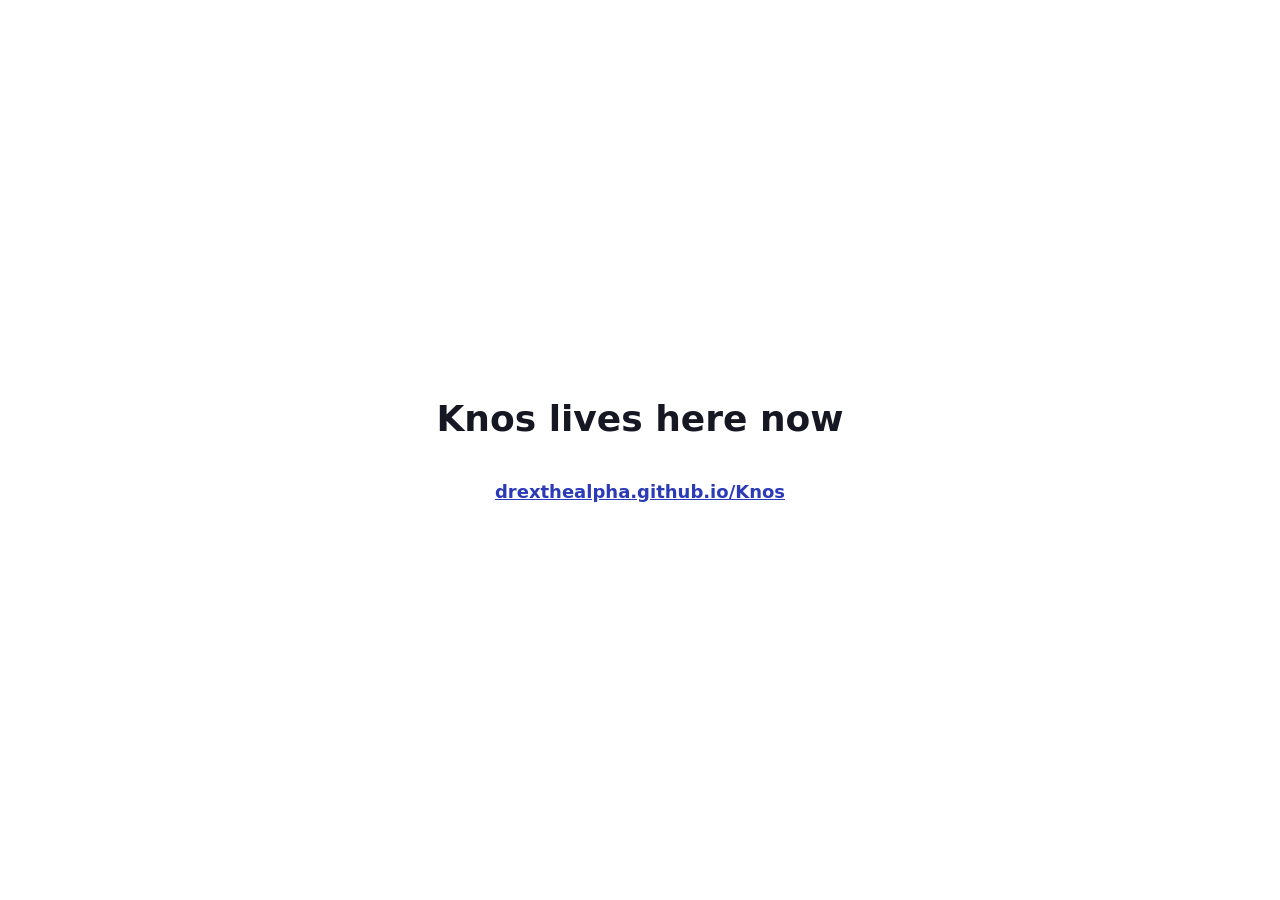
<file: index.html>
<!doctype html>
<html lang="en">
<head>
<meta charset="utf-8">
<meta name="viewport" content="width=device-width, initial-scale=1">
<title>Knos</title>
<meta name="description" content="Knos lives at drexthealpha.github.io/Knos.">
<link rel="canonical" href="https://drexthealpha.github.io/Knos/">
<style>
body { margin: 0; min-height: 100vh; display: grid; place-items: center; background: #fff; color: #151822; font: 400 18px/1.5 system-ui, sans-serif; text-align: center; padding: 16px; box-sizing: border-box; }
a { color: #2b3bb8; font-weight: 600; display: inline-block; min-height: 44px; line-height: 44px; }
</style>
</head>
<body>
<main>
<h1>Knos lives here now</h1>
<p><a href="https://drexthealpha.github.io/Knos/">drexthealpha.github.io/Knos</a></p>
</main>
</body>
</html>
</file>
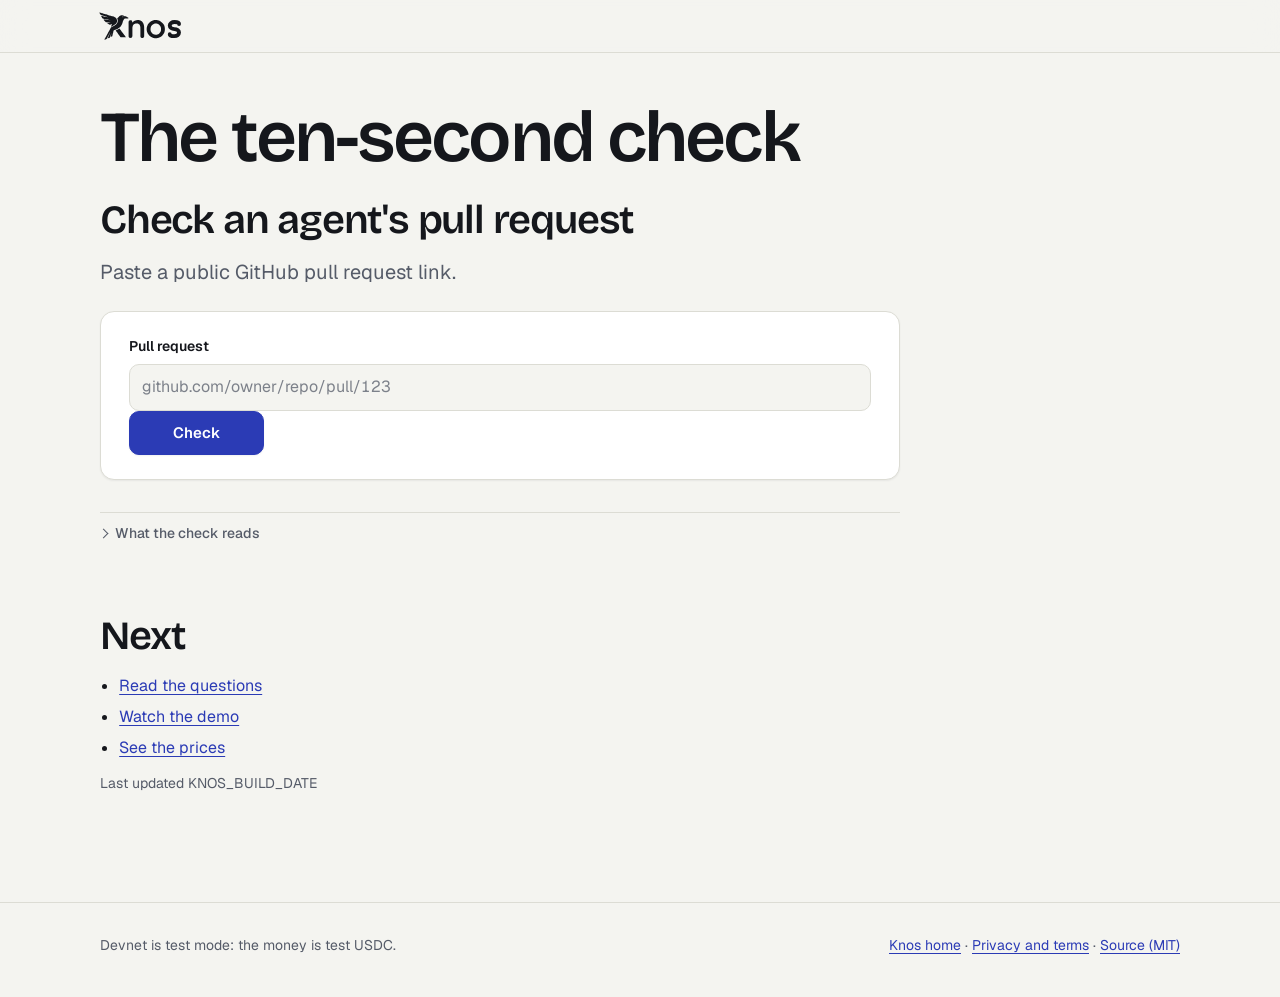
<file: web/check/index.html>
<!doctype html>
<html lang="en">
<head>
<meta charset="utf-8">
<meta name="viewport" content="width=device-width, initial-scale=1">
<title>Knos. Check an AI agent's pull request in ten seconds</title>
<meta name="description" content="Paste a public GitHub pull request. In ten seconds, see whether the agent's tests, build, lint and type checks really passed. No sign-up.">
<meta name="author" content="drexthealpha">
<link rel="canonical" href="https://drexthealpha.github.io/Knos/check/">
<meta name="color-scheme" content="light dark">
<meta name="theme-color" content="#07080c">
<meta name="theme-color" content="#f4f4f0" media="(prefers-color-scheme: light)">
<link rel="icon" href="../icon.svg" type="image/svg+xml">
<meta property="og:type" content="website">
<meta property="og:site_name" content="Knos">
<meta property="og:title" content="Knos. Check an AI agent's pull request in ten seconds">
<meta property="og:description" content="Paste a public GitHub pull request. In ten seconds, see whether the agent's tests, build, lint and type checks really passed. No sign-up.">
<meta property="og:url" content="https://drexthealpha.github.io/Knos/check/">
<meta property="og:image" content="https://drexthealpha.github.io/Knos/brand/card.png">
<meta name="twitter:card" content="summary_large_image">
<link rel="stylesheet" href="../app.css">
<!-- THE TEN-SECOND CHECK as a page of its own, for a search engine: the app keeps it at #check=owner/repo/123, which no
     crawler indexes. The box and its answer are web/check.js itself (renderCheck), so this page and the first screen's
     check give the same answer; it reads only api.github.com, from the reader's browser. The page is one folder down
     (/Knos/check/), so every file of the site is named from "../". The date at the end is the build's
     (scripts/build_site.sh stamps it). -->
<style>.check-page h2 { margin-top: 48px; } .check-page #check-how { margin-top: 32px; } .check-page #check-one h2 { margin-top: 24px; } .check-page ul { padding-left: 1.2em; } .check-page li { margin: 6px 0; }</style>
</head>
<body>
<header class="bar">
  <a class="brand" href="../" aria-label="Knos home"><span class="wordmark" aria-hidden="true"></span><span class="name">Knos</span></a>
</header>
<main>
  <section class="view check-page" id="check-page">
    <h1>The ten-second check</h1>
    <div id="check-one"></div>
    <details class="k-more" id="check-how"><summary>What the check reads</summary>
    <ul id="check-reads">
      <li>Reads the pull request's description on GitHub.</li>
      <li>Reads the <a href="https://docs.github.com/en/pull-requests/collaborating-with-pull-requests/collaborating-on-repositories-with-code-quality-features/about-status-checks" rel="noopener">checks GitHub ran</a> on its last commit.</li>
      <li>Says whether a test, build, lint or type check failed.</li>
      <li>Asks GitHub alone, <a href="https://docs.github.com/en/rest/using-the-rest-api/rate-limits-for-the-rest-api" rel="noopener">60 reads an hour</a> per address.</li>
      <li>Sends nothing to Knos. Needs no sign-up.</li>
    </ul>
    </details>
    <h2>Next</h2>
    <ul id="check-next">
      <li><a href="../faq.html">Read the questions</a></li>
      <li><a href="../#demo">Watch the demo</a></li>
      <li><a href="../#pricing">See the prices</a></li>
    </ul>
    <p class="fine" id="updated">Last updated <time datetime="KNOS_BUILD_DATE">KNOS_BUILD_DATE</time></p>
  </section>
</main>
<footer class="foot">
  <span>Devnet is test mode: the money is test USDC.</span>
  <span><a href="../">Knos home</a> · <a href="../privacy.html">Privacy and terms</a> · <a href="https://github.com/drexthealpha/Knos">Source (MIT)</a></span>
</footer>
<script type="module">
// The box and its answer (web/check.js). An address ending #check=owner/repo/123 is checked at once, as on the first screen.
import { renderCheck } from "../check.js";
const asked = /^#check=(.+)$/.exec(location.hash);
renderCheck(document.getElementById("check-one"), { arg: asked ? decodeURIComponent(asked[1]) : "" });
</script>
</body>
</html>
</file>
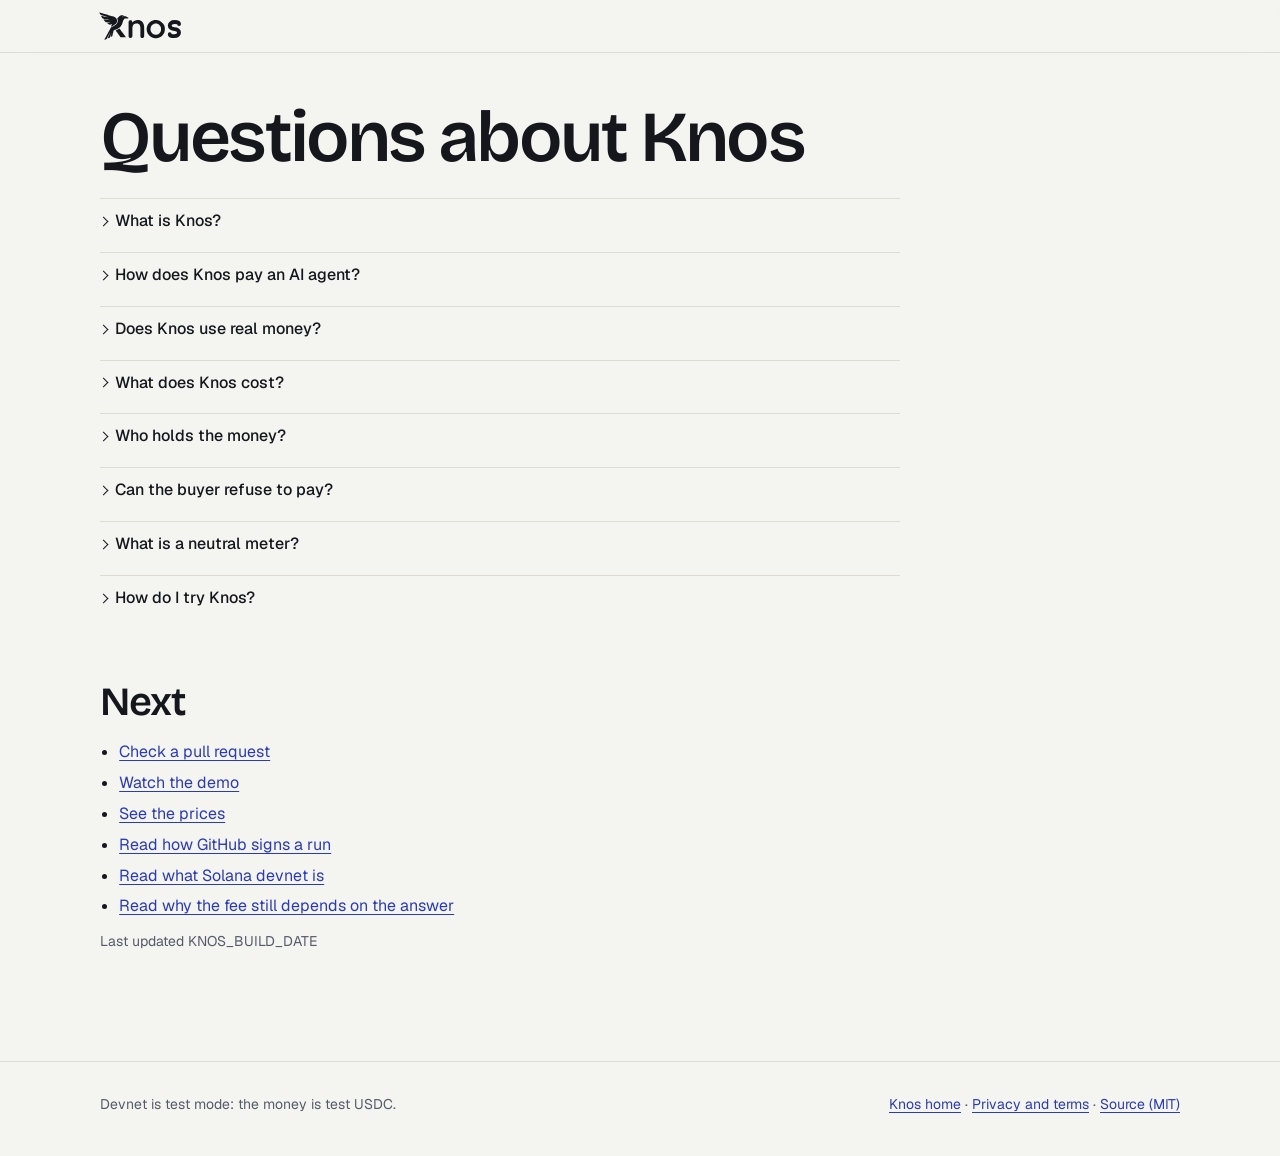
<file: web/faq.html>
<!doctype html>
<html lang="en">
<head>
<meta charset="utf-8">
<meta name="viewport" content="width=device-width, initial-scale=1">
<title>Knos. Questions about paying AI agents when checks pass</title>
<meta name="description" content="Eight short answers: what Knos is, how it pays an AI agent, what it costs, who holds the money, and how to try it in ten seconds.">
<meta name="author" content="drexthealpha">
<link rel="canonical" href="https://drexthealpha.github.io/Knos/faq.html">
<meta name="color-scheme" content="light dark">
<meta name="theme-color" content="#07080c">
<meta name="theme-color" content="#f4f4f0" media="(prefers-color-scheme: light)">
<link rel="icon" href="icon.svg" type="image/svg+xml">
<meta property="og:type" content="website">
<meta property="og:site_name" content="Knos">
<meta property="og:title" content="Knos. Questions about paying AI agents when checks pass">
<meta property="og:description" content="Eight short answers: what Knos is, how it pays an AI agent, what it costs, who holds the money, and how to try it in ten seconds.">
<meta property="og:url" content="https://drexthealpha.github.io/Knos/faq.html">
<meta property="og:image" content="https://drexthealpha.github.io/Knos/brand/card.png">
<meta name="twitter:card" content="summary_large_image">
<link rel="stylesheet" href="app.css">
<!-- The questions people ask, one plain answer each, in three places with the same words: this page, its FAQPage below
     and README.md's "Questions" (tests/test_seo.py holds the three equal and each answer to two sentences of twelve
     words at most). The date under the answers is the build's (scripts/build_site.sh stamps it). -->
<script type="application/ld+json">
{"@context": "https://schema.org", "@type": "FAQPage", "mainEntity": [
  {"@type": "Question", "name": "What is Knos?", "acceptedAnswer": {"@type": "Answer", "text": "Knos is the neutral meter for AI agent work. Neither side keeps the count."}},
  {"@type": "Question", "name": "How does Knos pay an AI agent?", "acceptedAnswer": {"@type": "Answer", "text": "You post the task, your checks and the pay before work starts. When the checks pass and you merge, a program pays the agent."}},
  {"@type": "Question", "name": "Does Knos use real money?", "acceptedAnswer": {"@type": "Answer", "text": "No. It runs on devnet, Solana's practice network, with test USDC worth nothing."}},
  {"@type": "Question", "name": "What does Knos cost?", "acceptedAnswer": {"@type": "Answer", "text": "Checking is free; paying adds 0.30%, at least 0.05 test USDC. A tip pays the fee out of the amount instead."}},
  {"@type": "Question", "name": "Who holds the money?", "acceptedAnswer": {"@type": "Answer", "text": "A program on Solana holds it, not Knos. Today one person can change that program, after a public wait."}},
  {"@type": "Question", "name": "Can the buyer refuse to pay?", "acceptedAnswer": {"@type": "Answer", "text": "Not once the checks pass and the work is merged. Before that, the buyer still chooses whether to merge."}},
  {"@type": "Question", "name": "What is a neutral meter?", "acceptedAnswer": {"@type": "Answer", "text": "A count of work that neither side keeps alone. A program checks GitHub's signature of which workflow ran, on which commit."}},
  {"@type": "Question", "name": "How do I try Knos?", "acceptedAnswer": {"@type": "Answer", "text": "Open the check and paste an AI agent's pull request. It answers within ten seconds, with no sign-up."}}
]}
</script>
<style>.faq details.k-more > summary { font-size: var(--s1); color: var(--ink); } .faq details.k-more > p { margin: 0 0 12px; } .faq h2 { margin-top: 48px; } .faq ul { padding-left: 1.2em; } .faq li { margin: 6px 0; }</style>
</head>
<body>
<header class="bar">
  <a class="brand" href="./" aria-label="Knos home"><span class="wordmark" aria-hidden="true"></span><span class="name">Knos</span></a>
</header>
<main>
  <section class="view faq" id="faq">
    <h1>Questions about Knos</h1>
    <details class="k-more" id="q-what"><summary>What is Knos?</summary>
      <p>Knos is the neutral meter for <a href="https://github.com/drexthealpha/Knos/blob/main/docs/WORDS.md#ai-agent">AI agent</a> work. Neither side keeps the count.</p>
    </details>
    <details class="k-more" id="q-pay"><summary>How does Knos pay an AI agent?</summary>
      <p>You post the task, your <a href="https://github.com/drexthealpha/Knos/blob/main/docs/WORDS.md#checks-ci">checks</a> and the pay before work starts. When the checks pass and you <a href="https://github.com/drexthealpha/Knos/blob/main/docs/WORDS.md#merge">merge</a>, a <a href="https://github.com/drexthealpha/Knos/blob/main/docs/WORDS.md#program">program</a> pays the agent.</p>
    </details>
    <details class="k-more" id="q-real"><summary>Does Knos use real money?</summary>
      <p>No. It runs on <a href="https://github.com/drexthealpha/Knos/blob/main/docs/WORDS.md#devnet">devnet</a>, Solana's practice network, with <a href="https://github.com/drexthealpha/Knos/blob/main/docs/WORDS.md#test-usdc">test USDC</a> worth nothing.</p>
    </details>
    <details class="k-more" id="q-cost"><summary>What does Knos cost?</summary>
      <p>Checking is free; paying adds 0.30%, at least 0.05 <a href="https://github.com/drexthealpha/Knos/blob/main/docs/WORDS.md#test-usdc">test USDC</a>. A tip pays the fee out of the amount instead.</p>
    </details>
    <details class="k-more" id="q-holds"><summary>Who holds the money?</summary>
      <p>A program on <a href="https://github.com/drexthealpha/Knos/blob/main/docs/WORDS.md#solana">Solana</a> holds it, not Knos. Today one person can change that program, after a public wait.</p>
    </details>
    <details class="k-more" id="q-refuse"><summary>Can the buyer refuse to pay?</summary>
      <p>Not once the checks pass and the work is merged. Before that, the buyer still chooses whether to merge.</p>
    </details>
    <details class="k-more" id="q-meter"><summary>What is a neutral meter?</summary>
      <p>A count of work that neither side keeps alone. A program checks GitHub's <a href="https://github.com/drexthealpha/Knos/blob/main/docs/WORDS.md#signed">signature</a> of which workflow ran, on which commit.</p>
    </details>
    <details class="k-more" id="q-try"><summary>How do I try Knos?</summary>
      <p>Open <a href="check/">the check</a> and paste an AI agent's pull request. It answers within ten seconds, with no sign-up.</p>
    </details>
    <h2>Next</h2>
    <ul id="faq-next">
      <li><a href="check/">Check a pull request</a></li>
      <li><a href="./#demo">Watch the demo</a></li>
      <li><a href="./#pricing">See the prices</a></li>
      <li><a href="https://docs.github.com/en/actions/concepts/security/openid-connect" rel="noopener">Read how GitHub signs a run</a></li>
      <li><a href="https://solana.com/docs/references/clusters" rel="noopener">Read what Solana devnet is</a></li>
      <li><a href="https://github.com/drexthealpha/Knos/blob/main/docs/reference/CHARTER.md">Read why the fee still depends on the answer</a></li>
    </ul>
    <p class="fine" id="updated">Last updated <time datetime="KNOS_BUILD_DATE">KNOS_BUILD_DATE</time></p>
  </section>
</main>
<footer class="foot">
  <span>Devnet is test mode: the money is test USDC.</span>
  <span><a href="./">Knos home</a> · <a href="privacy.html">Privacy and terms</a> · <a href="https://github.com/drexthealpha/Knos">Source (MIT)</a></span>
</footer>
</body>
</html>
</file>
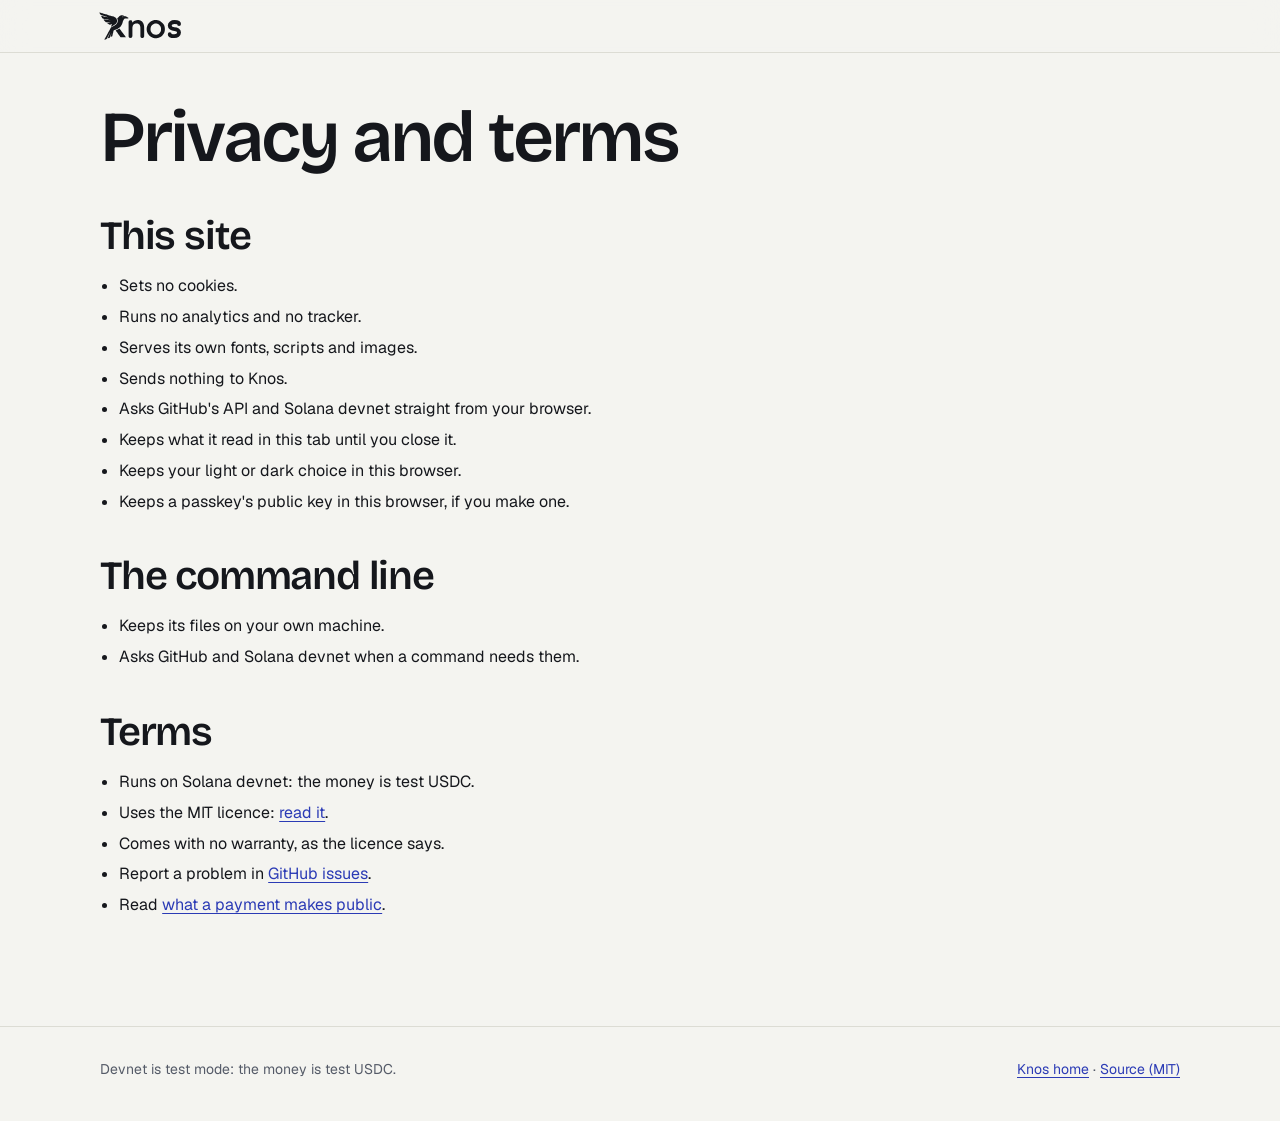
<file: web/privacy.html>
<!doctype html>
<html lang="en">
<head>
<meta charset="utf-8">
<meta name="viewport" content="width=device-width, initial-scale=1">
<title>Knos. Privacy and terms.</title>
<meta name="description" content="What this site and the command line keep, and the terms of use: devnet, test USDC, MIT, no warranty.">
<link rel="canonical" href="https://drexthealpha.github.io/Knos/privacy.html">
<meta name="color-scheme" content="light dark">
<meta name="theme-color" content="#07080c">
<meta name="theme-color" content="#f4f4f0" media="(prefers-color-scheme: light)">
<link rel="icon" href="icon.svg" type="image/svg+xml">
<link rel="stylesheet" href="app.css">
<!-- Each line is checked against the code by tests/test_site_launch.py: cookies (none), hosts (GitHub, devnet),
     sessionStorage (web/cache.js), localStorage (the theme in web/front.js, a passkey in web/claim.js, buyer.js, payee.js). -->
<style>.legal h2 { margin-top: 40px; } .legal ul { padding-left: 1.2em; } .legal li { margin: 6px 0; }</style>
</head>
<body>
<header class="bar">
  <a class="brand" href="./" aria-label="Knos home"><span class="wordmark" aria-hidden="true"></span><span class="name">Knos</span></a>
</header>
<main>
  <section class="view legal" id="privacy">
    <h1>Privacy and terms</h1>
    <h2>This site</h2>
    <ul id="privacy-site">
      <li>Sets no cookies.</li>
      <li>Runs no analytics and no tracker.</li>
      <li>Serves its own fonts, scripts and images.</li>
      <li>Sends nothing to Knos.</li>
      <li>Asks GitHub's API and Solana devnet straight from your browser.</li>
      <li>Keeps what it read in this tab until you close it.</li>
      <li>Keeps your light or dark choice in this browser.</li>
      <li>Keeps a passkey's public key in this browser, if you make one.</li>
    </ul>
    <h2>The command line</h2>
    <ul id="privacy-cli">
      <li>Keeps its files on your own machine.</li>
      <li>Asks GitHub and Solana devnet when a command needs them.</li>
    </ul>
    <h2>Terms</h2>
    <ul id="terms-of-use">
      <li>Runs on Solana devnet: the money is test USDC.</li>
      <li>Uses the MIT licence: <a href="https://github.com/drexthealpha/Knos/blob/main/LICENSE">read it</a>.</li>
      <li>Comes with no warranty, as the licence says.</li>
      <li>Report a problem in <a href="https://github.com/drexthealpha/Knos/issues">GitHub issues</a>.</li>
      <li>Read <a href="https://github.com/drexthealpha/Knos/blob/main/docs/reference/PRIVACY.md">what a payment makes public</a>.</li>
    </ul>
  </section>
</main>
<footer class="foot">
  <span>Devnet is test mode: the money is test USDC.</span>
  <span><a href="./">Knos home</a> · <a href="https://github.com/drexthealpha/Knos">Source (MIT)</a></span>
</footer>
</body>
</html>
</file>
<file: web/app.css>
/* Knos: one stylesheet, no framework, no build step.
   Type: Bricolage Grotesque for headings, Geist for text, JetBrains Mono for addresses, hashes and code; all three are
   files of this site (fonts/, with their licence), so the page asks no font host for anything.
   Colour: paper and ink, one accent; dark follows the reader's system unless the button in the bar says otherwise.
   Width: nothing may make the page scroll sideways (tests/web/overflow.mjs): long words break, tables and blocks of
   code scroll inside their own box. */
@font-face { font-family: "Bricolage Grotesque"; src: url("fonts/bricolage-grotesque.woff2") format("woff2"); font-weight: 200 800; font-style: normal; font-display: swap; }
@font-face { font-family: "Geist"; src: url("fonts/geist.woff2") format("woff2"); font-weight: 100 900; font-style: normal; font-display: swap; }
@font-face { font-family: "JetBrains Mono"; src: url("fonts/jetbrains-mono.woff2") format("woff2"); font-weight: 100 800; font-style: normal; font-display: swap; }

/* THE DESIGN CONTRACT (0.3.16). Every module uses these names and nothing else:
   --ink --ink-2 --paper --paper-2 --line --accent --ok --bad --radius --depth-1 --depth-2 --depth-3 --ease --dur-1 --dur-2 --dur-3
   .k-card (data-tilt) .k-btn (.quiet) .k-kicker .k-num .k-step[data-state] .k-stage .k-reveal .k-table
   and, from 0.3.17 (the block further down says what each is): .k-skeleton .k-toast .k-enter .k-out .k-sr .k-pal .k-cq
   Dark is the first palette: the paper is the black of a raven's back, the one accent is the blue of its sheen. The
   light one follows the reader's system (or the button in the bar). The names of 0.3.15 (--bg --fg --muted --card
   --soft) stay as other names for the same colours, so a module written before the contract has the new look. */
:root {
  --paper: #07080c; --paper-2: #0f1118; --ink: #e9ebef; --ink-2: #a0a7b8; --line: #222634; --soft: #151822;
  --accent: #93a5ff; --accent-fg: #07080c; --ok: #5fd28f; --bad: #ff8a80; --warn: #e0b354;
  --light: rgb(255 255 255 / .06);
  --depth-1: inset 0 1px 0 var(--light), 0 1px 2px rgb(0 0 0 / .5);
  --depth-2: inset 0 1px 0 var(--light), 0 2px 4px rgb(0 0 0 / .4), 0 12px 28px -8px rgb(0 0 0 / .6);
  --depth-3: inset 0 1px 0 var(--light), 0 4px 8px rgb(0 0 0 / .4), 0 32px 64px -16px rgb(0 0 0 / .8);
  --radius: 14px; --ease: cubic-bezier(.2, .8, .2, 1); --dur-1: 120ms; --dur-2: 240ms; --dur-3: 480ms;
  --bg: var(--paper); --fg: var(--ink); --muted: var(--ink-2); --card: var(--paper-2);
  --head: "Bricolage Grotesque", "Geist", system-ui, -apple-system, "Segoe UI", sans-serif;
  --text: "Geist", system-ui, -apple-system, "Segoe UI", Roboto, sans-serif;
  --code: "JetBrains Mono", ui-monospace, SFMono-Regular, Menlo, Consolas, monospace;
  /* the scale: 13 14 16 20 28 40, and a first-screen heading that grows with the window */
  --s-1: 13px; --s0: 14px; --s1: 16px; --s2: 20px; --s3: 28px; --s4: 40px;
  --gap: 24px;
  /* the spacing scale: 4 8 12 16 24 40. A new rule takes its gaps and paddings from it */
  --sp-1: 4px; --sp-2: 8px; --sp-3: 12px; --sp-4: 16px; --sp-5: 24px; --sp-6: 40px;
  color-scheme: dark;
}
@media (prefers-color-scheme: light) {
  :root:not([data-theme="dark"]) {
    --paper: #f4f4f0; --paper-2: #ffffff; --ink: #15171c; --ink-2: #555b68; --line: #dcdcd4; --soft: #eaeae4;
    --accent: #2b3bb5; --accent-fg: #ffffff; --ok: #17703f; --bad: #b3261e; --warn: #8a6100; --light: rgb(255 255 255 / .9);
    --depth-1: 0 1px 2px rgb(17 19 26 / .06);
    --depth-2: 0 1px 2px rgb(17 19 26 / .06), 0 12px 28px -10px rgb(17 19 26 / .16);
    --depth-3: 0 2px 4px rgb(17 19 26 / .06), 0 32px 64px -20px rgb(17 19 26 / .28);
    color-scheme: light;
  }
}
:root[data-theme="light"] {
  --paper: #f4f4f0; --paper-2: #ffffff; --ink: #15171c; --ink-2: #555b68; --line: #dcdcd4; --soft: #eaeae4;
  --accent: #2b3bb5; --accent-fg: #ffffff; --ok: #17703f; --bad: #b3261e; --warn: #8a6100; --light: rgb(255 255 255 / .9);
  --depth-1: 0 1px 2px rgb(17 19 26 / .06);
  --depth-2: 0 1px 2px rgb(17 19 26 / .06), 0 12px 28px -10px rgb(17 19 26 / .16);
  --depth-3: 0 2px 4px rgb(17 19 26 / .06), 0 32px 64px -20px rgb(17 19 26 / .28);
  color-scheme: light;
}

* { box-sizing: border-box; }
html { -webkit-text-size-adjust: 100%; text-size-adjust: 100%; }
body { margin: 0; min-height: 100vh; display: flex; flex-direction: column; background: var(--bg); color: var(--fg);
  font: 400 var(--s1)/1.6 var(--text); font-variant-numeric: tabular-nums; font-feature-settings: "tnum" 1;
  overflow-wrap: break-word; -webkit-font-smoothing: antialiased; }
a { color: var(--accent); text-underline-offset: 3px; text-decoration-thickness: 1px; }
a:hover { text-decoration-thickness: 2px; }
:focus-visible { outline: 2px solid var(--accent); outline-offset: 2px; border-radius: 4px; }
img, video, svg { max-width: 100%; }
strong, b { font-weight: 600; }

/* ---- the bar ---------------------------------------------------------------------------------------------------- */
.bar { display: flex; flex-wrap: wrap; gap: 8px 20px; align-items: center; padding: 12px max(16px, calc((100% - 1080px) / 2)); border-bottom: 1px solid var(--line); }
.brand { display: flex; gap: 10px; align-items: center; font: 650 20px/1 var(--head); letter-spacing: -.01em; text-decoration: none; color: var(--fg); }
/* The wordmark (brand/wordmark.svg, a raven whose body and tail are the K) is drawn as a mask over the text colour, so
   one file serves light and dark and the button in the bar. Where a browser has no masks, the name stays as text.
   A window too narrow for the wordmark beside the buttons gets the mark alone (brand/mark.svg). */
.brand .wordmark { display: none; }
@supports ((mask-image: url("brand/mark.svg")) or (-webkit-mask-image: url("brand/mark.svg"))) {
  .brand .wordmark { display: block; height: 38px; aspect-ratio: 3440 / 1268; margin: -4px 0 -4px -3px; background: currentColor;
    -webkit-mask: url("brand/wordmark.svg") center / contain no-repeat; mask: url("brand/wordmark.svg") center / contain no-repeat;
    print-color-adjust: exact; -webkit-print-color-adjust: exact; }
  .brand .name { position: absolute; width: 1px; height: 1px; overflow: hidden; clip-path: inset(50%); white-space: nowrap; }
  @media (max-width: 339px) {
    .brand .wordmark { aspect-ratio: 1856 / 1756; margin-left: 0; -webkit-mask-image: url("brand/mark.svg"); mask-image: url("brand/mark.svg"); }
  }
}
nav { display: flex; gap: 2px; flex-wrap: wrap; flex: 1; min-width: 0; }
nav a { padding: 6px 10px; border-radius: 8px; text-decoration: none; color: var(--muted); font-size: var(--s0); font-weight: 500; white-space: nowrap; }
nav a:hover { color: var(--fg); background: var(--soft); }
nav a[aria-current="page"] { color: var(--fg); background: var(--soft); }
nav a[hidden] { display: none; }
/* "More": the links a first visitor does not need, one press away. Without scripts, and on a phone (where the whole
   menu is behind one button), its links are plain links of the menu and the button is not shown. */
.more, .more-list { display: contents; }
.more-button { display: none; }
.js .more { display: block; position: relative; }
.js .more-button { display: block; font: 500 var(--s0)/1.6 var(--text); min-height: 0; padding: 6px 10px; border: 0; border-radius: 8px; background: none; color: var(--muted); }
.js .more-button::after { content: ""; display: inline-block; width: 6px; height: 6px; margin: 0 0 3px 7px; border: solid currentColor; border-width: 0 1.5px 1.5px 0; transform: rotate(45deg); }
.js .more-button:hover, .js .more.open .more-button, .js .more.current .more-button { color: var(--fg); background: var(--soft); filter: none; }
.js .more-list { display: none; position: absolute; z-index: 5; top: calc(100% + 6px); right: 0; min-width: 11.5em; padding: 6px; background: var(--card); border: 1px solid var(--line); border-radius: 10px;
  box-shadow: 0 8px 24px rgb(0 0 0 / .12); }
.js .more.open .more-list { display: grid; gap: 2px; }
.js .more-list a { padding: 8px 10px; }
.tools { display: flex; gap: 8px; margin-left: auto; }
#menu { display: none; }
@media (max-width: 860px) {
  .bar { gap: 8px 12px; }
  .brand { margin-right: auto; }
  .tools { order: 2; margin-left: 0; }
  nav { order: 3; flex: 0 0 100%; }
  /* with scripts, a phone folds the menu behind one button; without them it stays open and wraps */
  .js #menu { display: inline-block; }
  .js nav { display: none; }
  .js .bar.open nav { display: grid; grid-template-columns: 1fr 1fr; gap: 2px 8px; padding-top: 4px; }
  .js .bar.open nav a { padding: 10px; white-space: normal; }
  .js .more, .js .more-list, .js .more.open .more-list { display: contents; }
  .js .more-button { display: none; }
}

/* ---- the page ---------------------------------------------------------------------------------------------------- */
main { flex: 1; width: 100%; max-width: 1112px; margin: 0 auto; padding: 32px 16px 72px; min-width: 0; }
.view { max-width: 800px; }
#view-check { max-width: none; }
.view[hidden] { display: none; }
h1, h2, h3, h4 { font-family: var(--head); letter-spacing: -.015em; line-height: 1.2; text-wrap: balance; }
h1 { font-size: clamp(26px, 3.6vw, 44px); line-height: 1.12; font-weight: 600; letter-spacing: -.025em; margin: 12px 0 20px; max-width: 24em; }
h2 { font-size: var(--s4); font-weight: 600; margin: 0 0 12px; }
h3 { font-size: var(--s2); font-weight: 600; margin: 20px 0 6px; }
h4 { font-size: var(--s1); font-weight: 600; margin: 16px 0 4px; }
.card > h3:first-child, .card > h2:first-child { margin-top: 0; }
p { margin: 0 0 12px; }
.lede { color: var(--muted); font-size: var(--s2); line-height: 1.55; max-width: 62ch; }
.fine { color: var(--muted); font-size: var(--s0); line-height: 1.55; }
.card { background: var(--card); border: 1px solid var(--line); border-radius: var(--radius); padding: 20px; margin: var(--gap) 0; min-width: 0; }
@media (min-width: 700px) { .card { padding: 24px 28px; } }
ul, ol { padding-left: 22px; margin: 8px 0 12px; } li { margin: 6px 0; }

/* ---- forms and buttons --------------------------------------------------------------------------------------------- */
label { display: block; font-weight: 600; font-size: var(--s0); margin: 14px 0 6px; }
textarea, input, select { width: 100%; max-width: 100%; font: inherit; color: var(--fg); background: var(--bg); border: 1px solid var(--line); border-radius: 10px; padding: 10px 12px; min-height: 44px; }
textarea:focus-visible, input:focus-visible, select:focus-visible { outline: 2px solid var(--accent); outline-offset: 1px; border-color: var(--accent); border-radius: 10px; }
input[type="checkbox"], input[type="radio"] { width: auto; min-height: 0; }
::placeholder { color: var(--muted); opacity: .75; }
.row { display: grid; grid-template-columns: 1fr 1fr; gap: 12px; }
button, a.button { font: 600 15px/1.3 var(--text); border: 1px solid var(--accent); border-radius: 10px; padding: 11px 18px; background: var(--accent); color: var(--accent-fg); cursor: pointer; min-height: 44px; text-decoration: none; }
button:hover, a.button:hover { filter: brightness(1.08); }
button:focus-visible, a.button:focus-visible { outline-offset: 3px; border-radius: 10px; }
button.ghost { background: transparent; color: var(--fg); border-color: var(--line); }
button.ghost:hover { background: var(--soft); filter: none; }
button.small { padding: 6px 12px; min-height: 36px; font-size: var(--s0); margin: 2px 4px 2px 0; }
button:disabled { opacity: .5; cursor: not-allowed; }
form button[type="submit"] { margin-top: 16px; min-width: 9em; }
button.wide { margin-top: 10px; width: 100%; }
a.button { display: inline-flex; align-items: center; margin: 8px 8px 0 0; overflow-wrap: anywhere; }
a.button.quiet { background: transparent; color: var(--fg); border-color: var(--line); }
a.button.quiet:hover { background: var(--soft); filter: none; }
#money-form button, #owner-form button { margin-top: 12px; }

/* ---- words that say how something went ------------------------------------------------------------------------------- */
.status { min-height: 1.5em; font-weight: 600; }
.status.ok { color: var(--ok); } .status.bad { color: var(--bad); }
.verdict { font: 650 clamp(22px, 5vw, 30px)/1.2 var(--head); letter-spacing: -.02em; margin: 20px 0 8px; overflow-wrap: anywhere; }
.verdict.bad { color: var(--bad); } .verdict.ok { color: var(--ok); }
.pill, .devnet { display: inline-block; padding: 3px 10px; border-radius: 999px; border: 1px solid var(--line); font-size: var(--s-1); font-weight: 500; color: var(--muted); }
.devnet { margin: 0 0 8px; max-width: 100%; }
.devnet::before { content: ""; display: inline-block; width: 7px; height: 7px; border-radius: 50%; background: var(--warn); margin-right: 7px; vertical-align: 1px; }
.banner { width: calc(100% - 32px); max-width: 1080px; margin: 12px auto 0; padding: 8px 14px; border: 1px solid var(--warn); border-radius: 10px; background: color-mix(in srgb, var(--warn) 10%, var(--bg)); font-size: var(--s0); }
.banner p { margin: 4px 0; } .banner a { overflow-wrap: anywhere; }
.banner details { margin: 4px 0; } .banner summary { font-weight: 400; } .banner details[open] summary { margin-bottom: 6px; }

/* ---- numbers, tables, addresses -------------------------------------------------------------------------------------- */
.table-wrap, .scroll { overflow-x: auto; max-width: 100%; -webkit-overflow-scrolling: touch; }
table { width: 100%; border-collapse: collapse; font-size: 15px; }
th, td { text-align: left; padding: 10px 12px 10px 0; border-bottom: 1px solid var(--line); vertical-align: top; }
th { color: var(--muted); font-weight: 500; font-size: var(--s-1); }
td[data-key] { min-width: 12ch; }
code, kbd, samp, pre, .mono { font-family: var(--code); font-size: .875em; font-variant-ligatures: none; }
code { background: var(--soft); border-radius: 5px; padding: 1px 5px; overflow-wrap: anywhere; }
.mono { font-size: var(--s-1); word-break: break-all; }
pre { white-space: pre-wrap; word-break: break-word; background: var(--soft); border: 1px solid var(--line); border-radius: 10px; padding: 12px 14px; font-size: var(--s-1); line-height: 1.6; max-width: 100%; overflow-x: auto; }
pre code { background: none; padding: 0; font-size: inherit; }
.stats { display: grid; grid-template-columns: repeat(auto-fit, minmax(150px, 1fr)); gap: 12px; margin: var(--gap) 0; }
.stat { background: var(--card); border: 1px solid var(--line); border-radius: var(--radius); padding: 16px; min-width: 0; }
.stat b { display: block; font: 600 var(--s4)/1.2 var(--head); letter-spacing: -.02em; overflow-wrap: anywhere; }
.stat span { color: var(--muted); font-size: var(--s0); }
.stats .split { grid-column: 1 / -1; } .split h2 { margin-top: 10px; }
.facts, .parts { display: grid; grid-template-columns: max-content minmax(0, 1fr); gap: 6px 16px; margin: 10px 0; }
.facts dt { font-weight: 500; color: var(--muted); } .parts dt { font-weight: 600; }
.facts dd, .parts dd { margin: 0; min-width: 0; overflow-wrap: anywhere; }
blockquote { margin: 12px 0; padding: 4px 16px; border-left: 2px solid var(--line); color: var(--muted); }
details { margin: 8px 0; } summary { cursor: pointer; font-weight: 500; }
.foot { display: flex; flex-wrap: wrap; gap: 12px 32px; justify-content: space-between; padding: 24px max(16px, calc((100% - 1080px) / 2)); border-top: 1px solid var(--line); color: var(--muted); font-size: var(--s0); }
.foot span { max-width: 70ch; }
@media (max-width: 560px) { .row, .parts, .facts { grid-template-columns: minmax(0, 1fr); } .facts dt, .parts dt { margin-top: 6px; } }

/* ---- the first screen -------------------------------------------------------------------------------------------------- */
.actions { display: flex; flex-wrap: wrap; gap: 12px; margin: 0 0 40px; }
.actions a.button, .actions [type=submit] { margin: 0; }
.how, .lead-with { list-style: none; padding: 0; margin: 0; }
.how { display: grid; grid-template-columns: repeat(3, minmax(0, 1fr)); gap: 16px; counter-reset: how; margin: 16px 0 12px; }
.how > li { counter-increment: how; margin: 0; padding: 20px; min-width: 0; display: flex; flex-direction: column; gap: 8px; }
.how > li::before { content: counter(how, decimal-leading-zero); font: 500 var(--s-1) var(--code); color: var(--accent); }
.how h3 { margin: 0; font-size: var(--s2); }
.how p { margin: 0; color: var(--muted); font-size: 15px; }
.how .show { font-size: var(--s-1); } .how .adv { margin-top: auto; }
.how .adv > .k-more { margin: 0; }
.sides { display: grid; grid-template-columns: 1fr 1fr; gap: 12px; max-width: 720px; margin: 24px 0; } .sides p { margin: 0; padding: 12px 16px; border: 1px solid var(--line); border-radius: var(--radius); }
.sides .k-kicker { display: block; } .sides .promise { grid-column: 1/-1; font-weight: 500; }
.how > li > p { margin-bottom: 8px; }
.how pre { margin: 0; }
.receipt { display: flex; flex-wrap: wrap; align-items: baseline; gap: 4px 10px; padding: 10px 14px; border: 1px solid var(--line); border-radius: 10px; background: var(--soft); min-width: 0; }
.receipt a { min-width: 0; } .receipt code { background: none; padding: 0; }
/* an order that waits for a person (web/console.js): the facts take the row under its name */
.receipt.exception { margin: 10px 0; } .receipt.exception .parts { flex-basis: 100%; }
@media (max-width: 860px) { .how { grid-template-columns: minmax(0, 1fr); } }
.kicker { font: 500 var(--s-1) var(--code); letter-spacing: .04em; text-transform: uppercase; color: var(--muted); margin: 48px 0 8px; }
.lead-with { counter-reset: lead; border-top: 1px solid var(--line); margin-bottom: 40px; }
.lead-with > li { counter-increment: lead; margin: 0; display: grid; grid-template-columns: 2.5em minmax(0, 1fr); padding: 12px 0; border-bottom: 1px solid var(--line); font-size: 17px; }
.lead-with > li::before { content: counter(lead, decimal-leading-zero); font: 500 var(--s-1)/26px var(--code); color: var(--muted); }
#view-check .lede, #view-check > .fine, #view-check > form { max-width: 800px; }
.demo { margin: 16px 0; max-width: 800px; } .demo video { width: 100%; max-height: 60vh; border: 1px solid var(--line); border-radius: var(--radius); background: var(--card); }
.demo figcaption { margin-top: 6px; }
.examples { display: flex; flex-wrap: wrap; gap: 8px; } .examples button { margin: 0; }
.examples-row { margin: 14px 0 6px; } #example-says { min-height: 1.4em; margin: 6px 0 0; }

/* ---- lists of steps in the views ------------------------------------------------------------------------------------- */
.flow, .routes, .steps { padding-left: 22px; }
.flow > li, .routes > li { margin: 14px 0; }

/* the passkey wallet in Get paid */
#passkey textarea { font-family: var(--code); font-size: var(--s-1); word-break: break-all; }
#pk-form { margin-top: 18px; border-top: 1px solid var(--line); padding-top: 4px; }
#pk-address-comment { white-space: pre-wrap; word-break: break-all; }

/* records and ranks */
ul.plain { list-style: none; padding: 0; margin: 6px 0; } ul.plain li { margin: 8px 0; }
ul.inline { list-style: none; padding: 0; margin: 6px 0; display: flex; flex-wrap: wrap; gap: 4px 16px; }
.badge { display: inline-flex; font: 600 12px/20px Verdana, system-ui, sans-serif; border-radius: 3px; overflow: hidden; color: #fff; }
.badge span { padding: 0 8px; } .badge-label { background: #555; }
.badge-message { background: #9f9f9f; } .badge[data-color=brightgreen] .badge-message { background: #3a3; } .badge[data-color=green] .badge-message { background: #4c8a2c; }
.badge[data-color=yellow] .badge-message, .badge[data-color=orange] .badge-message { background: #b8860b; } .badge[data-color=red] .badge-message { background: #c33; } .badge[data-color=blue] .badge-message { background: #2a6fc0; }
#rec-readme { white-space: pre-wrap; word-break: break-all; }
#stm-statement td { vertical-align: top; }

/* a task with no repository */
#task .pair { border: 1px solid var(--line); border-radius: 10px; padding: 4px 12px 12px; margin: 8px 0; }
#task-steps > li { margin: 14px 0; } #task-steps pre { margin: 6px 0; }
#task details textarea { font-family: var(--code); font-size: var(--s-1); }
#task a.button, #pk-request a.button, #rec-card a { overflow-wrap: anywhere; }

/* fund any issue */
#any-terms { white-space: pre-wrap; overflow-wrap: anywhere; margin: 6px 0; }
#anyissue dd, #anyissue li, #any-hash, #any-available { overflow-wrap: anywhere; }
#any-sentences { margin: 0; padding-left: 18px; }

/* ---- an address or a hash: whole, breaking anywhere, with a button that copies it (web/front.js, initCopy) -------------- */
[data-copy]:not(button) { overflow-wrap: anywhere; word-break: break-all; }
button.copy { font: 500 12px/1 var(--text); padding: 4px 8px; min-height: 24px; margin: 0 0 0 6px; vertical-align: 1px; border-radius: 6px; background: transparent; color: var(--muted); border-color: var(--line); }
button.copy::before { content: "Copy"; }
button.copy[data-state="done"]::before { content: "Copied"; } button.copy[data-state="failed"]::before { content: "Select it and copy by hand"; }
button.copy:hover { background: var(--soft); color: var(--fg); filter: none; }
.banner .upgrade { overflow-wrap: anywhere; }

/* ---- the badge and a payee's record (web/badge.js), in Records --------------------------------------------------------- */
.paid-badge { display: inline-block; max-width: 100%; line-height: 0; border-radius: 4px; overflow: hidden; }
.paid-badge svg { display: block; max-width: 100%; height: auto; }
.paid-badge + .fine { margin-top: 8px; }
.card .paid-record { background: var(--soft); border-radius: 10px; padding: 16px 18px; margin: 8px 0 16px; }
.paid-record h3 { font-size: var(--s1); }
.record-headline { font-size: var(--s2); line-height: 1.4; margin: 10px 0; }
.record-apart { display: grid; grid-template-columns: max-content minmax(0, 1fr); gap: 4px 16px; margin: 6px 0; }
.record-apart dt { color: var(--muted); } .record-apart dd { margin: 0; min-width: 0; }
.record-caveats { color: var(--muted); font-size: var(--s0); margin-bottom: 0; }
@media (max-width: 560px) { .record-apart { grid-template-columns: minmax(0, 1fr); } .record-apart dt { margin-top: 6px; } }

/* ---- Capabilities (web/capabilities.js) and Install (web/install.js) ------------------------------------------------------ */
body[data-page="capabilities"] .mount { max-width: 1080px; }
#capabilities label { display: flex; flex-wrap: wrap; align-items: center; gap: 8px 12px; margin-top: 0; }
#capabilities select { width: auto; min-width: min(100%, 16em); }
table.capabilities { table-layout: fixed; }
table.capabilities th:nth-child(1) { width: 46%; } table.capabilities th:nth-child(2) { width: 16%; }
table.capabilities td:nth-child(2) { font-weight: 500; white-space: nowrap; }
table.capabilities td:nth-child(3) { font-size: var(--s0); color: var(--muted); overflow-wrap: anywhere; }
table.capabilities tr[data-stage="implemented"] td:nth-child(2), table.capabilities tr[data-stage="none"] td:nth-child(2) { color: var(--muted); }
table.capabilities tr[data-stage="tested"] td:nth-child(2) { color: var(--warn); }
table.capabilities tr[data-stage="deployed"] td:nth-child(2), table.capabilities tr[data-stage="exercised"] td:nth-child(2), table.capabilities tr[data-stage="reproduced"] td:nth-child(2) { color: var(--ok); }
/* a phone: one capability per block, its stage and evidence under it */
@media (max-width: 700px) {
  table.capabilities, table.capabilities tbody, table.capabilities tr, table.capabilities td { display: block; width: auto; }
  table.capabilities tr:first-child { display: none; }
  table.capabilities tr { padding: 12px 0; border-bottom: 1px solid var(--line); }
  table.capabilities td { border: 0; padding: 2px 0; white-space: normal; }
}
#install-pr > label { margin-top: 0; }
#install-result { margin-top: 12px; }
#install-terms .card { margin: 12px 0; padding: 16px 18px; background: var(--bg); }
#install-terms pre, #install-file { margin: 8px 0; }
#install-pr details pre { max-height: 60vh; overflow: auto; }

/* ---- Pricing: the book and the fee worked through its tiers ------------------------------------------------------------ */
#price-tip { margin-top: 12px; }
#price-book th[scope="row"] { color: var(--fg); font-size: 15px; font-weight: 600; }
#price-book td:nth-child(2) { color: var(--muted); }
/* a phone: one line of the book per block (its name, its unit, its price), so the price is never off the side */
@media (max-width: 560px) {
  #price-book thead { display: none; }
  #price-book, #price-book tbody, #price-book tr, #price-book th, #price-book td { display: block; }
  #price-book tr { padding: 10px 0; border-bottom: 1px solid var(--line); }
  #price-book th, #price-book td { border: 0; padding: 1px 0; }
  #price-book td:nth-child(2) { font-size: var(--s0); }
}
#fee-worked td:last-child, #fee-worked th:last-child { text-align: right; padding-right: 0; white-space: nowrap; }
#fee-worked th[scope="row"], #fee-effective th[scope="row"] { color: var(--fg); font-size: 15px; white-space: nowrap; }

/* ---- pages that other modules fill (Buy, Install, Capabilities, Status, Index, Pilot, Reproduce): shown only once they hold something ----------------- */
.mount { display: none; max-width: 800px; }
body[data-page="index"] .mount { max-width: 1080px; }
body[data-page="index"] .mount > .lede, #index-limits { max-width: 800px; }
#relay-facts dd ul.plain { margin: 4px 0 0; } #relay-facts .status { min-height: 0; }
#pilot-honest { border-left: 3px solid var(--warn); padding: 2px 0 2px 12px; max-width: 62ch; }
#pilot-deliverables > li, #repro-lines > li { margin: 12px 0; }
#repro-command { margin: 8px 0 0; }
#index-card h3 { margin-top: 0; } #ib-table td:first-child { white-space: nowrap; }
body[data-page] .view { display: none; }
body[data-page="buy"] #buy, body[data-page="install"] #install, body[data-page="capabilities"] #capabilities,
body[data-page="status"] #status, body[data-page="index"] #index, body[data-page="pilot"] #pilot, body[data-page="reproduce"] #reproduce { display: block; }

@media (prefers-reduced-motion: no-preference) { html { scroll-behavior: smooth; } }
@media print { .bar nav, .tools, .actions { display: none; } body { background: #fff; } }

/* ==== 0.3.16: the contract's classes, and the classes of 0.3.15 given the same look =================================== */
@supports (transition-timing-function: linear(0, 1)) { :root { --ease: linear(0, .22 6%, .6 16%, .86 26%, .98 36%, 1.03 46%, 1.03 58%, 1.01 74%, 1); } }
body { background: var(--paper); line-height: 1.55; }
::selection { background: color-mix(in srgb, var(--accent) 35%, transparent); }
:focus-visible { outline: 2px solid var(--accent); outline-offset: 2px; }
h1, h2, h3, h4 { font-weight: 600; letter-spacing: -.02em; }
h2 { font-size: clamp(var(--s3), 4vw, var(--s4)); line-height: 1.1; letter-spacing: -.03em; margin: 0 0 16px; }
h3 { font-size: var(--s2); line-height: 1.25; }
.lede { font-size: var(--s2); line-height: 1.45; max-width: 46ch; }
html { scroll-padding-top: 112px; }
main { padding: 0 16px 96px; }
.view > details + h2, .view > .card + h2 { margin-top: 64px; }
.view, .mount { padding-top: 48px; }
.view > h2 + .lede { margin-bottom: 32px; }

/* the bar: stays at the top, the page passes under it */
.bar { position: sticky; top: 0; z-index: 20; background: color-mix(in srgb, var(--paper) 92%, transparent); -webkit-backdrop-filter: blur(14px) saturate(1.4); backdrop-filter: blur(14px) saturate(1.4); view-transition-name: bar; }
.brand .wordmark { height: 32px; margin: -2px 0 -2px -3px; }
nav { gap: 4px; }
nav a, .js .more-button { transition: color var(--dur-1) var(--ease), background-color var(--dur-1) var(--ease); }
nav a[aria-current="page"] { background: var(--soft); box-shadow: var(--depth-1); }
.js .more-list { background: var(--paper-2); border-radius: var(--radius); box-shadow: var(--depth-3); }
.js .more.open .more-list { grid-template-columns: 1fr 1fr; min-width: 20em; }
@supports (transition-behavior: allow-discrete) {
  .js .more-list { transition: opacity var(--dur-1) var(--ease), translate var(--dur-1) var(--ease), display var(--dur-1) allow-discrete; opacity: 0; translate: 0 -4px; }
  .js .more.open .more-list { opacity: 1; translate: 0 0; }
  @starting-style { .js .more.open .more-list { opacity: 0; translate: 0 -4px; } }
}
@media (max-width: 860px) {
  /* a phone: Menu opens the five; More, inside it, opens the rest */
  .js .bar.open nav { grid-template-columns: 1fr; }
  .js .more { display: block; position: static; }
  .js .more-button { display: block; width: 100%; text-align: left; padding: 10px; }
  .js .more-list, .js .more.open .more-list { position: static; min-width: 0; border: 0; box-shadow: none; background: none; padding: 0 0 0 10px; }
  .js .more-list { display: none; } .js .more.open .more-list { display: grid; grid-template-columns: 1fr 1fr; }
}

/* .k-card: a raised surface. [data-tilt]: it leans to the pointer (web/motion.js) and a light follows */
.k-card, .card, .stat, .how > li { background: var(--paper-2); border: 1px solid var(--line); border-radius: var(--radius); box-shadow: var(--depth-1); }
.k-card { padding: 20px; margin: var(--gap) 0; min-width: 0; position: relative; }
@media (min-width: 700px) { .k-card { padding: 24px 28px; } }
.k-card > :first-child { margin-top: 0; } .k-card > :last-child { margin-bottom: 0; }
[data-tilt] { position: relative; transform: perspective(900px) rotateX(var(--tilt-x, 0deg)) rotateY(var(--tilt-y, 0deg)); transition: transform var(--dur-2) var(--ease), box-shadow var(--dur-2) var(--ease); }
[data-tilt]::after { content: ""; position: absolute; inset: 0; border-radius: inherit; pointer-events: none; opacity: 0; transition: opacity var(--dur-2) var(--ease);
  background: radial-gradient(22em circle at var(--light-x, 50%) var(--light-y, 0%), color-mix(in srgb, var(--accent) 16%, transparent), transparent 60%); }
@media (hover: hover) { [data-tilt]:hover { box-shadow: var(--depth-2); } [data-tilt]:hover::after { opacity: 1; } }

/* .k-btn: the one action; .quiet: the second */
.k-btn, button, a.button { font: 600 15px/1.3 var(--text); border: 1px solid var(--accent); border-radius: 10px; padding: 11px 18px; min-height: 44px; background: var(--accent); color: var(--accent-fg); cursor: pointer; text-decoration: none;
  box-shadow: var(--depth-1); transition: translate var(--dur-1) var(--ease), filter var(--dur-1) var(--ease), background-color var(--dur-1) var(--ease), box-shadow var(--dur-1) var(--ease); }
.k-btn { display: inline-flex; align-items: center; justify-content: center; gap: 8px; }
.k-btn:hover { filter: brightness(1.08); box-shadow: var(--depth-2); }
.k-btn:active, button:active, a.button:active { translate: 0 1px; }
.k-btn:focus-visible { outline-offset: 3px; border-radius: 10px; }
.k-btn.quiet, button.ghost, a.button.quiet { background: color-mix(in srgb, var(--paper-2) 70%, transparent); color: var(--ink); border-color: var(--line); }
.k-btn.quiet:hover { background: var(--soft); filter: none; }
.more-button, button.copy { box-shadow: none; }

.k-kicker, .kicker { font: 500 var(--s0)/1.4 var(--text); letter-spacing: 0; text-transform: none; color: var(--accent); margin: 0 0 8px; }
.k-num { font-variant-numeric: tabular-nums; font-feature-settings: "tnum" 1; white-space: nowrap; }
.k-table { overflow-x: auto; max-width: 100%; -webkit-overflow-scrolling: touch; }
.k-table table { min-width: 100%; }
th, td { border-bottom-color: var(--line); }
pre, code, .receipt { background: var(--soft); }
textarea, input, select { background: var(--paper); transition: border-color var(--dur-1) var(--ease), box-shadow var(--dur-1) var(--ease); }
textarea:focus-visible, input:focus-visible, select:focus-visible { box-shadow: 0 0 0 4px color-mix(in srgb, var(--accent) 22%, transparent); }
.stat b { font-size: var(--s3); } .verdict { font-weight: 600; }

/* .k-step: a step of a timeline. data-state: idle (not yet), live (now), done, bad (refused: shakes once) */
.k-step { position: relative; margin: 0; padding: 0 0 20px 32px; list-style: none; color: var(--ink-2); transition: color var(--dur-2) var(--ease); }
.k-step::before { content: ""; position: absolute; left: 4px; top: 5px; width: 13px; height: 13px; border-radius: 50%; border: 2px solid var(--line); background: var(--paper);
  transition: background-color var(--dur-2) var(--ease), border-color var(--dur-2) var(--ease), box-shadow var(--dur-2) var(--ease); }
.k-step::after { content: ""; position: absolute; left: 10px; top: 22px; bottom: 0; width: 1px; background: var(--line); }
.k-step:last-child::after { display: none; } .k-step:last-child { padding-bottom: 0; }
.k-step[data-state="live"] { color: var(--ink); } .k-step[data-state="live"]::before { border-color: var(--accent); box-shadow: 0 0 0 5px color-mix(in srgb, var(--accent) 22%, transparent); }
.k-step[data-state="done"] { color: var(--ink); } .k-step[data-state="done"]::before { border-color: var(--ok); background: var(--ok); }
.k-step[data-state="done"]::after { background: var(--ok); }
.k-step[data-state="bad"] { color: var(--bad); } .k-step[data-state="bad"]::before { border-color: var(--bad); background: var(--bad); }
.k-step[data-state="bad"], .k-shake { animation: k-shake var(--dur-2) linear 1; }
@keyframes k-shake { 20% { translate: -5px 0; } 40% { translate: 5px 0; } 60% { translate: -3px 0; } 80% { translate: 3px 0; } }

/* .k-stage: where depth happens. Its children keep their own z */
.k-stage { perspective: 1100px; perspective-origin: 50% 40%; }
.k-stage > * { transform-style: preserve-3d; }

/* .k-reveal: enters once (web/motion.js adds .in). Held back only once motion.js says it will let it go (html.k-motion) */
.k-motion .k-reveal { opacity: 0; translate: 0 14px; transition: opacity var(--dur-3) var(--ease), translate var(--dur-3) var(--ease); }
.k-motion .k-reveal.in { opacity: 1; translate: 0 0; }

/* the mark in flight (motion.js raven) and with depth (brand/mark3d.js) */
.k-raven { display: block; width: 30px; aspect-ratio: 1856 / 1756; background: var(--accent); -webkit-mask: url("brand/mark.svg") center / contain no-repeat; mask: url("brand/mark.svg") center / contain no-repeat; }
.k-mark3d { display: block; position: relative; width: 100%; aspect-ratio: 1856 / 1756; perspective: 900px; --face: var(--ink); --glint: #ffffff; --edge-near: color-mix(in srgb, var(--accent) 70%, var(--paper)); --edge-far: color-mix(in srgb, var(--accent) 22%, var(--paper)); }
.k-mark3d .body { position: absolute; inset: 9%; transform-style: preserve-3d; transform: rotateX(var(--turn-x, 6deg)) rotateY(var(--turn-y, -20deg)); transition: transform var(--dur-3) var(--ease), opacity var(--dur-3) var(--ease); }
@starting-style { .k-mark3d .body { transform: rotateX(18deg) rotateY(-58deg); opacity: 0; } }
.k-mark3d i { position: absolute; inset: 0; transform: translateZ(var(--z, 0px)); -webkit-mask: url("brand/mark.svg") center / contain no-repeat; mask: url("brand/mark.svg") center / contain no-repeat; }
.k-mark3d .edge { background: color-mix(in srgb, var(--edge-near) calc(var(--k, 1) * 100%), var(--edge-far)); }
.k-mark3d .face { background: radial-gradient(circle at var(--light-x, 34%) var(--light-y, 18%), var(--glint), var(--face) 34%, color-mix(in srgb, var(--accent) 55%, var(--face)) 100%); }
.k-mark3d .shade { -webkit-mask: none; mask: none; opacity: .55; filter: blur(18px); translate: 5% 9%; }
.k-mark3d .shade::before { content: ""; position: absolute; inset: 0; background: #000; -webkit-mask: url("brand/mark.svg") center / contain no-repeat; mask: url("brand/mark.svg") center / contain no-repeat; }
@media (prefers-color-scheme: light) { :root:not([data-theme="dark"]) .k-mark3d { --glint: #7d8df0; --edge-near: #8a97ee; --edge-far: #c9cef5; } :root:not([data-theme="dark"]) .k-mark3d .shade { opacity: .22; } }
:root[data-theme="light"] .k-mark3d { --glint: #7d8df0; --edge-near: #8a97ee; --edge-far: #c9cef5; } :root[data-theme="light"] .k-mark3d .shade { opacity: .22; }

/* ---- the first screen: the sentence, the figure, two buttons, the mark; the demo under them --------------------------- */
#view-check { padding-top: 0; }
/* the hero is as tall as the window under the bar, so the first screen is the hero and nothing else: what follows
   (the demo first) starts at the fold */
.hero { display: grid; grid-template-columns: minmax(0, 1fr); align-content: center; align-items: center; gap: 8px 48px; padding: 24px 0 32px; position: relative; min-height: min(calc(100svh - 65px), 1200px); }
.hero::before { content: ""; position: absolute; z-index: -1; inset: -64px -16px 0; pointer-events: none;
  background: radial-gradient(closest-side at 50% 36%, color-mix(in srgb, var(--accent) 20%, transparent), transparent); }
h1 { font-size: clamp(36px, 5.6vw, 72px); line-height: 1.02; font-weight: 600; letter-spacing: -.04em; margin: 0 0 24px; max-width: 12.5em; }
.hero-fact { font-size: var(--s2); line-height: 1.4; color: var(--ink-2); max-width: 30em; margin: 0 0 32px; }
.hero-fact a { color: var(--ink); font-weight: 600; text-decoration-color: var(--accent); }
.actions { margin: 0; }
/* the cue at the foot of the hero: more follows, and a press goes to it. It nudges once when the page opens and
   then is still; for a reader who asked for no movement it never moves */
.hero-cue { position: absolute; left: 50%; bottom: 4px; transform: translateX(-50%); display: inline-flex; flex-direction: column; align-items: center; gap: 2px;
  font-size: 12px; line-height: 1; letter-spacing: .08em; text-transform: uppercase; color: var(--ink-2); text-decoration: none; padding: 4px 8px; border-radius: var(--radius); }
.hero-cue::after { content: ""; width: 7px; height: 7px; border-right: 1.5px solid currentColor; border-bottom: 1.5px solid currentColor; transform: rotate(45deg); }
.hero-cue:hover { color: var(--ink); }
@media (prefers-reduced-motion: no-preference) {
  .hero-cue::after { animation: k-cue var(--dur-3) var(--ease); }
  @keyframes k-cue { 50% { transform: translateY(4px) rotate(45deg); } }
}
.hero-mark { width: min(64vw, 300px); margin: 72px auto 8px; order: -1; }
@media (min-width: 900px) {
  .hero { grid-template-columns: minmax(0, 1.5fr) minmax(0, 1fr); padding: 48px 0; }
  .hero-mark { width: 100%; max-width: 440px; margin: 0 0 0 auto; order: 0; }
  .hero::before { background: radial-gradient(closest-side at 79% 50%, color-mix(in srgb, var(--accent) 22%, transparent), transparent); }
}
#demo.mount { display: block; max-width: none; padding-top: 22px; margin: 0 0 72px; scroll-margin-top: 80px; }
#demo.mount[hidden] { display: none; }
.film { margin: 16px 0; max-width: 800px; } .film video { width: 100%; max-height: 60vh; border: 1px solid var(--line); border-radius: var(--radius); background: var(--paper-2); box-shadow: var(--depth-2); }
#check-a-pull-request { margin-top: 24px; scroll-margin-top: 80px; }
.lead-with { margin-bottom: 16px; } .lead-with > li { font-size: var(--s1); }

/* "More": a longer explanation, one press away. The page shows the thing; the words wait here */
details.k-more { margin: 12px 0; border-top: 1px solid var(--line); }
details.k-more > summary { list-style: none; display: inline-flex; align-items: center; gap: 8px; padding: 10px 0 6px; font-size: var(--s0); font-weight: 500; color: var(--ink-2); border-radius: 6px; }
details.k-more > summary::-webkit-details-marker { display: none; }
details.k-more > summary::before { content: ""; width: 6px; height: 6px; border: solid currentColor; border-width: 0 1.5px 1.5px 0; rotate: -45deg; transition: rotate var(--dur-1) var(--ease); }
details.k-more[open] > summary::before { rotate: 45deg; }
details.k-more > summary:hover { color: var(--ink); }
details.k-more > :not(summary) { max-width: 68ch; }
details.k-more > .table-wrap, details.k-more > pre { max-width: 100%; }
@supports (interpolate-size: allow-keywords) {
  details.k-more { interpolate-size: allow-keywords; }
  details.k-more::details-content { block-size: 0; overflow: clip; transition: block-size var(--dur-2) var(--ease), content-visibility var(--dur-2) allow-discrete; }
  details.k-more[open]::details-content { block-size: auto; }
}
.foot { border-top-color: var(--line); padding-top: 32px; padding-bottom: 40px; }

/* the pages other modules fill, 0.3.16: the demo is in the first screen; these three are pages */
body[data-page="shadow"] #shadow, body[data-page="verifier"] #verifier, body[data-page="playground"] #playground { display: block; }
body[data-page="shadow"] .mount, body[data-page="playground"] .mount { max-width: 1080px; }
body[data-page="terms"] #terms { display: block; }
/* the Terms page: a hash is shown whole and wraps inside its card; what was copied and what was found wrap too */
#terms code, #terms output { overflow-wrap: anywhere; }
#terms .terms-hash code { white-space: normal; }
#terms output { display: block; }
/* .k-objects: the console's four linked objects of one deliverable, a grid that falls to one column on a phone */
.k-objects { display: grid; grid-template-columns: repeat(auto-fit, minmax(min(100%, 300px), 1fr)); gap: 16px; margin: 12px 0; }
.k-objects > .k-card { margin: 0; }
.k-objects .k-card > * + .k-kicker { margin-top: 12px; }
/* .k-states: the five named states of a payment, as one timeline of .k-step */
.k-states { margin: 12px 0; padding: 0; list-style: none; }

/* a change of page morphs (web/front.js, where the browser has view transitions): the bar stays, the page crosses */
/* A change of page pictures only the bar, the heading and the mark (motion.js morph()): the page itself is drawn live, so
   the new one is there as soon as it is shown and never waits for a picture of the old one. */
:root { view-transition-name: none; }
::view-transition-group(bar) { animation: none; } ::view-transition-old(bar) { display: none; } ::view-transition-new(bar) { animation: none; }
@keyframes k-out { to { opacity: 0; translate: 0 -8px; } }
@keyframes k-in { from { opacity: 0; translate: 0 12px; } }

/* ==== 0.3.17: motion that says what changed, and depth from one light ==================================================
   Added names (the 0.3.16 ones stand): .k-skeleton .k-toast .k-enter .k-out .k-sr .k-pal .k-cq, and from web/motion.js
   countTo sort toast skeleton leave palette. Every effect below sits behind @supports or a media query and has a
   still fallback: the state is drawn first, the movement only shows how it got there.
   The light is above and a little to the left, everywhere: highlights on top edges, shadows fall down. */
@property --sweep { syntax: "<percentage>"; inherits: false; initial-value: -40%; }
.k-sr { position: absolute; width: 1px; height: 1px; overflow: hidden; clip-path: inset(50%); white-space: nowrap; }
.k-num, .k-table td, .k-table th { font-variant-numeric: tabular-nums; }

/* a card lifts under the pointer or the keyboard: translate and a second shadow's opacity, so nothing is laid out again */
.k-card::before { content: ""; position: absolute; inset: 0; border-radius: inherit; box-shadow: var(--depth-2); opacity: 0; pointer-events: none; transition: opacity var(--dur-2) var(--ease); }
.k-card { transition: translate var(--dur-2) var(--ease); }
[data-tilt].k-card { transition: translate var(--dur-2) var(--ease), transform var(--dur-2) var(--ease), box-shadow var(--dur-2) var(--ease); }
@media (hover: hover) { .k-card:hover { translate: 0 -2px; } .k-card:hover::before { opacity: 1; } }
.k-card:has(:is(a, button, summary):focus-visible) { translate: 0 -2px; } .k-card:has(:is(a, button, summary):focus-visible)::before { opacity: 1; }
.k-stage > .k-card { transform-origin: 50% 100%; }

/* entry and exit: a thing that appears comes up into place once; .k-out is how it leaves (motion.js leave()) */
.k-enter, .k-toast { transition: opacity var(--dur-2) var(--ease), translate var(--dur-2) var(--ease); }
@starting-style { .k-enter, .k-toast { opacity: 0; translate: 0 8px; } }
.k-enter.k-out, .k-toast.k-out { opacity: 0; translate: 0 -4px; transition-duration: var(--dur-1); }

/* .k-skeleton: the pending state a view shows at once (motion.js skeleton(el)). One sweep of light, then still */
.k-skeleton { display: grid; gap: 10px; padding: 4px 0; max-width: 520px; }
.k-skeleton > i { display: block; height: 14px; border-radius: 7px; background: linear-gradient(100deg, var(--soft) calc(var(--sweep) - 20%), var(--line) var(--sweep), var(--soft) calc(var(--sweep) + 20%)); }
.k-skeleton > i:nth-of-type(1) { width: 62%; height: 20px; } .k-skeleton > i:nth-of-type(3n) { width: 78%; } .k-skeleton > i:last-of-type { width: 44%; }
@media (prefers-reduced-motion: no-preference) { .k-skeleton > i { animation: k-sweep calc(var(--dur-3) * 2) var(--ease) 1 both; } }
@keyframes k-sweep { to { --sweep: 140%; } }

/* .k-toast: one line that says what just happened (copied, downloaded, approved), then leaves */
.k-toasts { position: fixed; z-index: 70; left: 16px; right: 16px; bottom: max(16px, env(safe-area-inset-bottom)); display: grid; justify-items: center; gap: 8px; pointer-events: none; }
.k-toast { margin: 0; max-width: min(100%, 420px); padding: 10px 16px; border-radius: 999px; background: var(--ink); color: var(--paper); font: 500 var(--s0)/1.4 var(--text); box-shadow: var(--depth-3); }
.k-toast::before { content: "✓"; margin-right: 8px; font-weight: 700; } .k-toast[data-kind="bad"]::before { content: "!"; }

/* a line that changed group (motion.js sort()) is marked for a moment by its edge, not by a colour alone */
.k-moved { box-shadow: inset 3px 0 0 var(--accent); }

/* a section enters with the scroll where the browser can tie an animation to it; elsewhere motion.js lets it in (.in) */
@supports (animation-timeline: view()) {
  @media (prefers-reduced-motion: no-preference) {
    .k-motion.k-scroll .k-reveal:not(.in) { opacity: 1; translate: none; transition: none; animation: k-enter linear both; animation-timeline: view(); animation-range: cover 0 cover 120px; }
  }
}
@keyframes k-enter { from { opacity: 0; translate: 0 14px; } }
.k-motion.k-scroll .k-reveal.in { transition: none; }

/* a fold opens to its own height where the browser can go to `auto`; its words come in with it */
@supports (interpolate-size: allow-keywords) {
  details.k-more::details-content { opacity: 0; transition: block-size var(--dur-2) var(--ease), opacity var(--dur-2) var(--ease), content-visibility var(--dur-2) allow-discrete; }
  details.k-more[open]::details-content { opacity: 1; }
}

/* a change of page: the heading and the mark each cross by themselves (motion.js morph() names them for the crossing) */
@media (prefers-reduced-motion: no-preference) { @view-transition { navigation: auto; } }
/* the press is answered in the same frame: the page that is leaving dims while the browser takes its picture of it */
:root[data-morph] main { opacity: .62; }
.view.k-enter, .mount.k-enter { transition-duration: var(--dur-2); }
::view-transition-group(title), ::view-transition-group(mark) { animation-duration: var(--dur-2); animation-timing-function: var(--ease); }
::view-transition-old(title), ::view-transition-new(title) { height: 100%; width: auto; }
::view-transition-old(mark), ::view-transition-new(mark) { height: 100%; object-fit: contain; }

/* .k-pal: the command palette (web/palette.js): a dialog in the top layer, a field, a list */
dialog.k-pal { width: min(560px, calc(100vw - 24px)); max-height: min(520px, calc(100dvh - 96px)); margin: 72px auto auto; padding: 0; border: 1px solid var(--line); border-radius: var(--radius);
  background: var(--paper-2); color: var(--ink); box-shadow: var(--depth-3); overflow: hidden; }
dialog.k-pal[open] { display: flex; flex-direction: column; }
dialog.k-pal::backdrop { background: rgb(0 0 0 / .5); }
.k-pal input { flex: none; width: 100%; margin: 0; padding: 16px 18px; border: 0; border-bottom: 1px solid var(--line); border-radius: 0; background: transparent; color: var(--ink); font: 400 var(--s2)/1.3 var(--text); box-shadow: none; }
.k-pal input:focus-visible { outline: 2px solid var(--accent); outline-offset: -2px; border-radius: var(--radius) var(--radius) 0 0; }
.k-pal ul { flex: 1; min-height: 0; margin: 0; padding: 6px; list-style: none; overflow-y: auto; overscroll-behavior: contain; }
.k-pal li { display: flex; align-items: baseline; justify-content: space-between; gap: 12px; margin: 0; padding: 10px 12px; min-height: 44px; border-radius: 10px; cursor: pointer; }
.k-pal li > span { min-width: 0; overflow-wrap: anywhere; } .k-pal li > small { flex: none; color: var(--ink-2); font-size: var(--s-1); }
.k-pal li[aria-selected="true"] { background: var(--soft); box-shadow: inset 3px 0 0 var(--accent); }
.k-pal p { flex: none; margin: 0; padding: 8px 18px; border-top: 1px solid var(--line); color: var(--ink-2); font-size: var(--s-1); }
/* it comes down into place once; it closes at once, so the page behind takes the focus back without a wait */
dialog.k-pal[open] { transition: opacity var(--dur-1) var(--ease), translate var(--dur-1) var(--ease); }
@starting-style { dialog.k-pal[open] { opacity: 0; translate: 0 -8px; } }
@media (max-width: 600px) { dialog.k-pal { margin-top: 12px; max-height: calc(100dvh - 24px); } }

/* .k-cq: a box whose children arrange by its own width, not the window's */
.k-cq { container-type: inline-size; }
@container (max-width: 420px) { .k-cq > .k-row { grid-template-columns: minmax(0, 1fr); } }
.k-row { display: grid; grid-template-columns: repeat(2, minmax(0, 1fr)); gap: 12px; }

/* Before web/front.js has run, a browser with scripts on draws the bar and the mark's place as they will be, so nothing
   moves when it does (layout shift: tests/web/perf.mjs). With scripts off the menu stays open and wraps, as before. */
@media (scripting: enabled) {
  :root:not(.js) .more { display: block; } :root:not(.js) .more-list { display: none; }
  :root:not(.js) .more-button { display: block; font: 500 var(--s0)/1.6 var(--text); min-height: 0; padding: 6px 10px; border: 0; background: none; color: var(--muted); }
  @media (max-width: 860px) { :root:not(.js) nav { display: none; } :root:not(.js) #menu { display: inline-block; } }
}
.hero-mark:empty { aspect-ratio: 1856 / 1756; }

/* a reader who asked for more contrast: full ink for the quiet text, firmer lines, a solid bar */
@media (prefers-contrast: more) {
  :root { --ink-2: var(--ink); --line: color-mix(in srgb, var(--ink) 55%, var(--paper)); }
  .bar { background: var(--paper); -webkit-backdrop-filter: none; backdrop-filter: none; }
  :focus-visible { outline-width: 3px; }
}
@media (forced-colors: active) { .k-pal li[aria-selected="true"] { outline: 2px solid Highlight; } .k-toast { border: 1px solid CanvasText; } }

/* a reader who asked for no movement gets none: states still change, at once */
@media (prefers-reduced-motion: reduce) {
  *, *::before, *::after, ::backdrop, ::details-content { animation: none !important; transition: none !important; scroll-behavior: auto !important; }
  .k-card, .k-card:hover { translate: none; }
  ::view-transition-group(*), ::view-transition-old(*), ::view-transition-new(*) { animation: none !important; }
  [data-tilt] { transform: none; }
}
@media print { .bar { position: static; } .hero-mark, .hero-cue, .hero::before { display: none; } }

/* ---- one invoice's statement (web/statements.js) and the 0.3.17 pages ---- */
body[data-page="supplier"] #supplier, body[data-page="invoice-statement"] #invoice-statement, body[data-page="story"] #story { display: block; }
body[data-page="invoice-statement"] .mount { max-width: 1080px; }
.k-statement-tools{display:flex;flex-wrap:wrap;gap:8px;align-items:center;margin:12px 0}
.k-statement-totals{display:grid;grid-template-columns:repeat(auto-fit,minmax(128px,1fr));gap:12px;margin:16px 0}
.k-statement .mono{overflow-wrap:anywhere}
.k-state{font-weight:600;white-space:nowrap}
.k-state[data-state="agreed"]{color:var(--ok)}
.k-state[data-state="disputed"],.k-state[data-state="duplicate"]{color:var(--bad)}
.k-state[data-state="insufficient_evidence"]{color:var(--ink-2)}
@media print{
html.k-printing body *{visibility:hidden}
html.k-printing .k-statement,html.k-printing .k-statement *{visibility:visible}
html.k-printing .k-statement{position:absolute;inset:0 auto auto 0;width:100%;background:#fff;color:#000}
html.k-printing .k-statement .no-print{display:none}
html.k-printing .k-statement .k-table{overflow:visible}
html.k-printing .k-statement table{font-size:8pt;width:100%}
html.k-printing .k-statement tr,html.k-printing .k-statement .k-card{break-inside:avoid}
html.k-printing .k-statement td{overflow-wrap:anywhere}
}

/* The first screen with the front door on it: the result sits under the control, and on a narrow screen the mark goes
   below both (moved here from the page's head). */
.fd-result { order: 2; }
@media (max-width: 899px) { .hero { align-content: start; } .hero .hero-mark { order: 3; } }
/* The glow belongs to the sentence and the mark. Once an answer is drawn under them (#front-result, the hero's second
   row), the glow is held to the first row: an absolutely placed box with a grid row takes that row as its area (the row
   is made explicit, as an implicit one would not count), so a long list of lines never has the glow running through it. */
.hero:has(> #front-result:not([hidden])) { grid-template-rows: auto; }
.hero:has(> #front-result:not([hidden]))::before { grid-row: 1 / 2; grid-column: 1 / -1; }
/* The first screen's line about a pending upgrade (web/front.js, from upgrades.json): it sits in the hero's own top
   margin, out of the flow, so it moves nothing when it appears. The margin is wide enough for it at every width. */
.hero-upgrades { position: absolute; top: 10px; left: 0; z-index: 3; max-width: min(100%, 640px); margin: 0; }
.hero-upgrades[hidden] { display: none; }
.hero-upgrades > summary { list-style: none; display: inline-flex; align-items: center; gap: 8px; max-width: 100%; padding: 3px 12px; border: 1px solid var(--warn);
  border-radius: 999px; background: color-mix(in srgb, var(--warn) 10%, var(--paper)); color: var(--ink); font: 500 var(--s-1)/1.4 var(--text); white-space: nowrap; }
.hero-upgrades > summary::-webkit-details-marker { display: none; }
.hero-upgrades > summary::before { content: attr(data-count); flex: none; min-width: 18px; height: 18px; padding: 0 5px; border-radius: 9px; background: var(--warn); color: var(--paper);
  font: 700 11px/18px var(--text); text-align: center; font-variant-numeric: tabular-nums; }
.hero-upgrades > summary::after { content: ""; flex: none; width: 6px; height: 6px; margin: 0 0 3px 2px; border: solid currentColor; border-width: 0 1.5px 1.5px 0; rotate: 45deg; }
.hero-upgrades[open] > summary::after { rotate: -135deg; margin: 3px 0 0 2px; }
.hero-upgrades > summary:hover { background: color-mix(in srgb, var(--warn) 18%, var(--paper)); }
.hero-upgrades-body { margin-top: 8px; padding: 10px 14px; border: 1px solid var(--warn); border-radius: 10px; background: color-mix(in srgb, var(--warn) 8%, var(--paper-2));
  box-shadow: var(--depth-3); font-size: var(--s0); max-height: min(60vh, 520px); overflow-y: auto; overscroll-behavior: contain; }
.hero-upgrades-body p { margin: 6px 0; overflow-wrap: anywhere; }
@media (max-width: 899px) { .hero { padding-top: 48px; } }
/* The bar's search button (#search, [data-palette]) opens the command palette (web/motion.js); its keys, Ctrl K, are in
   its title: the first screen has 40 words and no more. */

/* ---- the first stop of the Tab key: past the bar, to the page's one control. Shown only while it has the focus ---- */
.k-skip { position: fixed; left: 12px; top: -64px; z-index: 80; padding: 10px 14px; border-radius: var(--radius); background: var(--ink); color: var(--paper); font: 600 var(--s0)/1.2 var(--text); text-decoration: none; transition: top var(--dur-1) var(--ease); }
.k-skip:focus-visible { top: 12px; }

/* ---- one product: what the pages share (0.3.17, the last pass) ---- */
/* a fold whose handle is a heading: the heading reads as the handle, at the handle's size */
details.k-fold > summary > :is(h3, h4) { display: inline; margin: 0; font: inherit; color: inherit; letter-spacing: 0; }
details.k-fold > summary:has(> :is(h3, h4)) { font-size: var(--s1); font-weight: 600; color: var(--ink); }
/* a card that holds only folds is a list of handles, not an empty box */
.card > details.k-more:first-child { border-top: 0; margin-top: 0; } .card > details.k-more:last-child { margin-bottom: 0; }
/* the Console's first row: where the money is, and the one shortcut */
.buy-top { display: flex; flex-wrap: wrap; align-items: center; gap: var(--sp-3); margin: 0 0 var(--sp-5); } .buy-top .devnet { margin: 0; }
/* a wide table on a phone scrolls in its own box at a width it can be read at */
@media (max-width: 720px) { #verifier .k-table table { min-width: 640px; } }
/* the statement's tools sit on one line, whatever element each is */
.k-statement-tools > * { margin: 0; }
/* a page's section while its code is on its way */
.mount > .k-skeleton, .view > .k-skeleton { margin: var(--sp-6) 0; }
/* the cue is an arrow alone: a target a thumb can hit */
.hero-cue { padding: 10px 16px; } .hero-cue::after { width: 9px; height: 9px; }

/* 0.3.18: the first screen: a smaller headline, and the week's leaderboard under the box (#hero-board keeps its height from the first paint). */
.hero h1 { font-size: clamp(30px, 4.3vw, 56px); line-height: 1.04; margin: 0 0 16px; max-width: 13em; }
.hero .hero-fact { font-size: var(--s1); margin: 0 0 20px; }
@media (min-width: 900px) { .hero .hero-fact { font-size: var(--s2); } .hero { padding: 40px 0 44px; } }
.fd .actions { display: flex; flex-wrap: wrap; align-items: center; gap: 8px 20px; }
.fd .actions .k-btn, form.fd button[type="submit"] { flex: 0 0 auto; width: auto; min-width: 9em; margin-top: 0; }
.hero-board { margin: 24px 0 0; padding: 14px 16px; min-height: 152px; max-width: 620px; border: 1px solid var(--line); border-radius: var(--radius); background: color-mix(in srgb, var(--paper-2) 78%, transparent); }
.hero-board[hidden] { display: none; }
.hero-board .board-strip, .hero-board ol { display: grid; gap: 8px; min-width: 0; list-style: none; margin: 0; padding: 0; } .hero-board .bs-head { margin: 0; min-height: 1.5em; }
.hero-board li { display: grid; grid-template-columns: 6.5em minmax(60px, 1fr) 5.5em; gap: 10px; align-items: center; min-height: 22px; }
.bs-sk { display: block; height: 10px; border-radius: 5px; background: var(--line); }

.cap-links { display: flex; flex-wrap: wrap; gap: 10px 20px; align-items: center; margin: 0 0 20px; } .cap-links .k-btn { margin: 0; }

/* 0.3.18: one look for every fold, button, caption; one primary action a step. */
main details:not(.k-more, .hero-upgrades) > summary { list-style: none; display: inline-flex; align-items: center; gap: 8px; padding: 8px 0 6px; font-size: var(--s0); font-weight: 500; color: var(--ink-2); border-radius: 6px; cursor: pointer; }
main details:not(.k-more, .hero-upgrades) > summary::-webkit-details-marker { display: none; }
main details:not(.k-more, .hero-upgrades) > summary::before { content: ""; flex: none; width: 6px; height: 6px; border: solid currentColor; border-width: 0 1.5px 1.5px 0; rotate: -45deg; transition: rotate var(--dur-1) var(--ease); }
main details:not(.k-more, .hero-upgrades)[open] > summary::before { rotate: 45deg; }
main table caption { text-align: left; caption-side: top; padding: 0 0 8px; color: var(--ink-2); font-size: var(--s0); }
#keyholder .k-step:not([data-state="live"]) .k-btn:not(.quiet), #keyholder .k-step:not([data-state="live"]) button:not(.quiet):not(.ghost):not(.copy) { background: color-mix(in srgb, var(--paper-2) 70%, transparent); color: var(--ink); border-color: var(--line); }
label.k-btn { margin: 0; vertical-align: middle; }
.terms-act { display: flex; flex-wrap: wrap; gap: 8px 12px; align-items: center; } .terms-act .k-btn { margin: 0; }
@media (prefers-reduced-motion: reduce) { main details > summary::before { transition: none; } }
</file>
